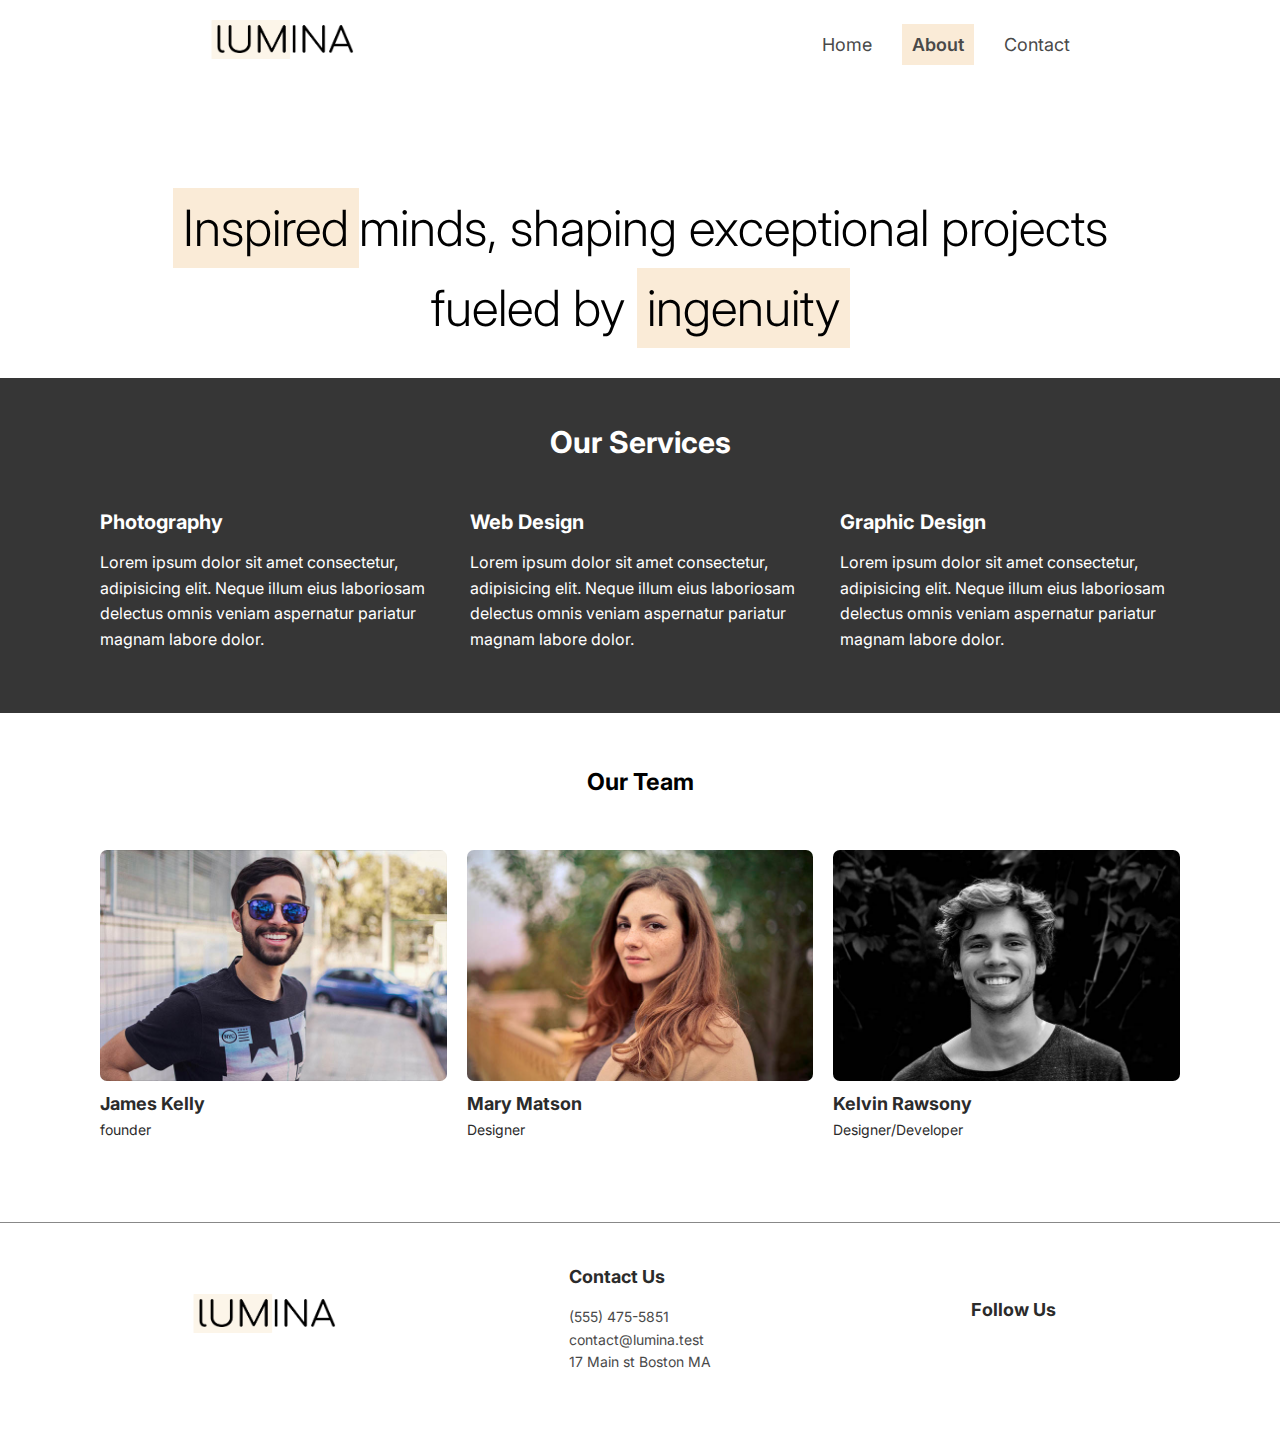
<file: about.html>
<!DOCTYPE html>
<html lang="en">
  <head>
    <meta charset="UTF-8" />
    <meta name="viewport" content="width=device-width, initial-scale=1.0" />
    <link rel="preconnect" href="https://fonts.googleapis.com" />
    <link rel="preconnect" href="https://fonts.gstatic.com" crossorigin />
    <link
      href="https://fonts.googleapis.com/css2?family=Inter:ital,opsz,wght@0,14..32,100..900;1,14..32,100..900&display=swap"
      rel="stylesheet"
    />
    <link
      rel="stylesheet"
      href="https://cdnjs.cloudflare.com/ajax/libs/font-awesome/6.6.0/css/all.min.css"
      integrity="sha512-Kc323vGBEqzTmouAECnVceyQqyqdsSiqLQISBL29aUW4U/M7pSPA/gEUZQqv1cwx4OnYxTxve5UMg5GT6L4JJg=="
      crossorigin="anonymous"
      referrerpolicy="no-referrer"
    />
    <link rel="stylesheet" href="css/style.css" />
    <link rel="icon" href="images/favicon.ico" />
    <title>Lumina About</title>
  </head>
  <body>
    <header class="header">
      <div>
        <img src="images/logo.png" alt="logo" class="logo-image" />
      </div>
      <nav>
        <ul class="nav-links">
          <li><a href="index.html">Home</a></li>
          <li><a href="about.html" class="home-current">About</a></li>
          <li><a href="contact.html">Contact</a></li>
        </ul>
      </nav>
    </header>

    <section class="hero-text">
      <div>
        <h1>
          <span class="primary-color">Inspired</span>minds, shaping exceptional
          projects fueled by <span class="primary-color">ingenuity</span>
        </h1>
      </div>
    </section>

    <section class="services">
      <h2>Our Services</h2>
      <div class="services-container">
        <div>
          <h3>Photography</h3>
          <p>
            Lorem ipsum dolor sit amet consectetur, adipisicing elit. Neque
            illum eius laboriosam delectus omnis veniam aspernatur pariatur
            magnam labore dolor.
          </p>
        </div>
        <div>
          <h3>Web Design</h3>
          <p>
            Lorem ipsum dolor sit amet consectetur, adipisicing elit. Neque
            illum eius laboriosam delectus omnis veniam aspernatur pariatur
            magnam labore dolor.
          </p>
        </div>
        <div>
          <h3>Graphic Design</h3>
          <p>
            Lorem ipsum dolor sit amet consectetur, adipisicing elit. Neque
            illum eius laboriosam delectus omnis veniam aspernatur pariatur
            magnam labore dolor.
          </p>
        </div>
      </div>
    </section>
    <section class="team-text">
      <div>
        <h3>Our Team</h3>
      </div>
    </section>

    <section class="team-members">
      <div class="team-container">
        <div>
          <img src="images/team1.jpg" alt="founder" class="img" />
          <h4>James Kelly</h4>
          <p>founder</p>
        </div>
        <div>
          <img src="images/team2.jpg" alt="desinger" class="img" />
          <h4>Mary Matson</h4>
          <p>Designer</p>
        </div>
        <div>
          <img src="images/team3.jpg" alt="desinger/developer" class="img" />
          <h4>Kelvin Rawsony</h4>
          <p>Designer/Developer</p>
        </div>
      </div>
    </section>
    <footer class="footer">
      <div class="footer-box">
        <div>
          <img src="images/logo.png" alt="logo" class="logo-image" />
        </div>
        <div class="contact-container">
          <h2>Contact Us</h2>
          <p>(555) 475-5851</p>
          <p>contact@lumina.test</p>
          <p>17 Main st Boston MA</p>
        </div>

        <div class="social-media">
          <h2>Follow Us</h2>
          <a href="#"><i class="fab fa-facebook fa-2x"></i></a>
          <a href="#"><i class="fab fa-instagram fa-2x"></i></a>
          <a href="#"><i class="fab fa-twitter fa-2x"></i></a>
          <a href="#"><i class="fab fa-pinterest fa-2x"></i></a>
        </div>
      </div>
    </footer>
  </body>
</html>
</file>
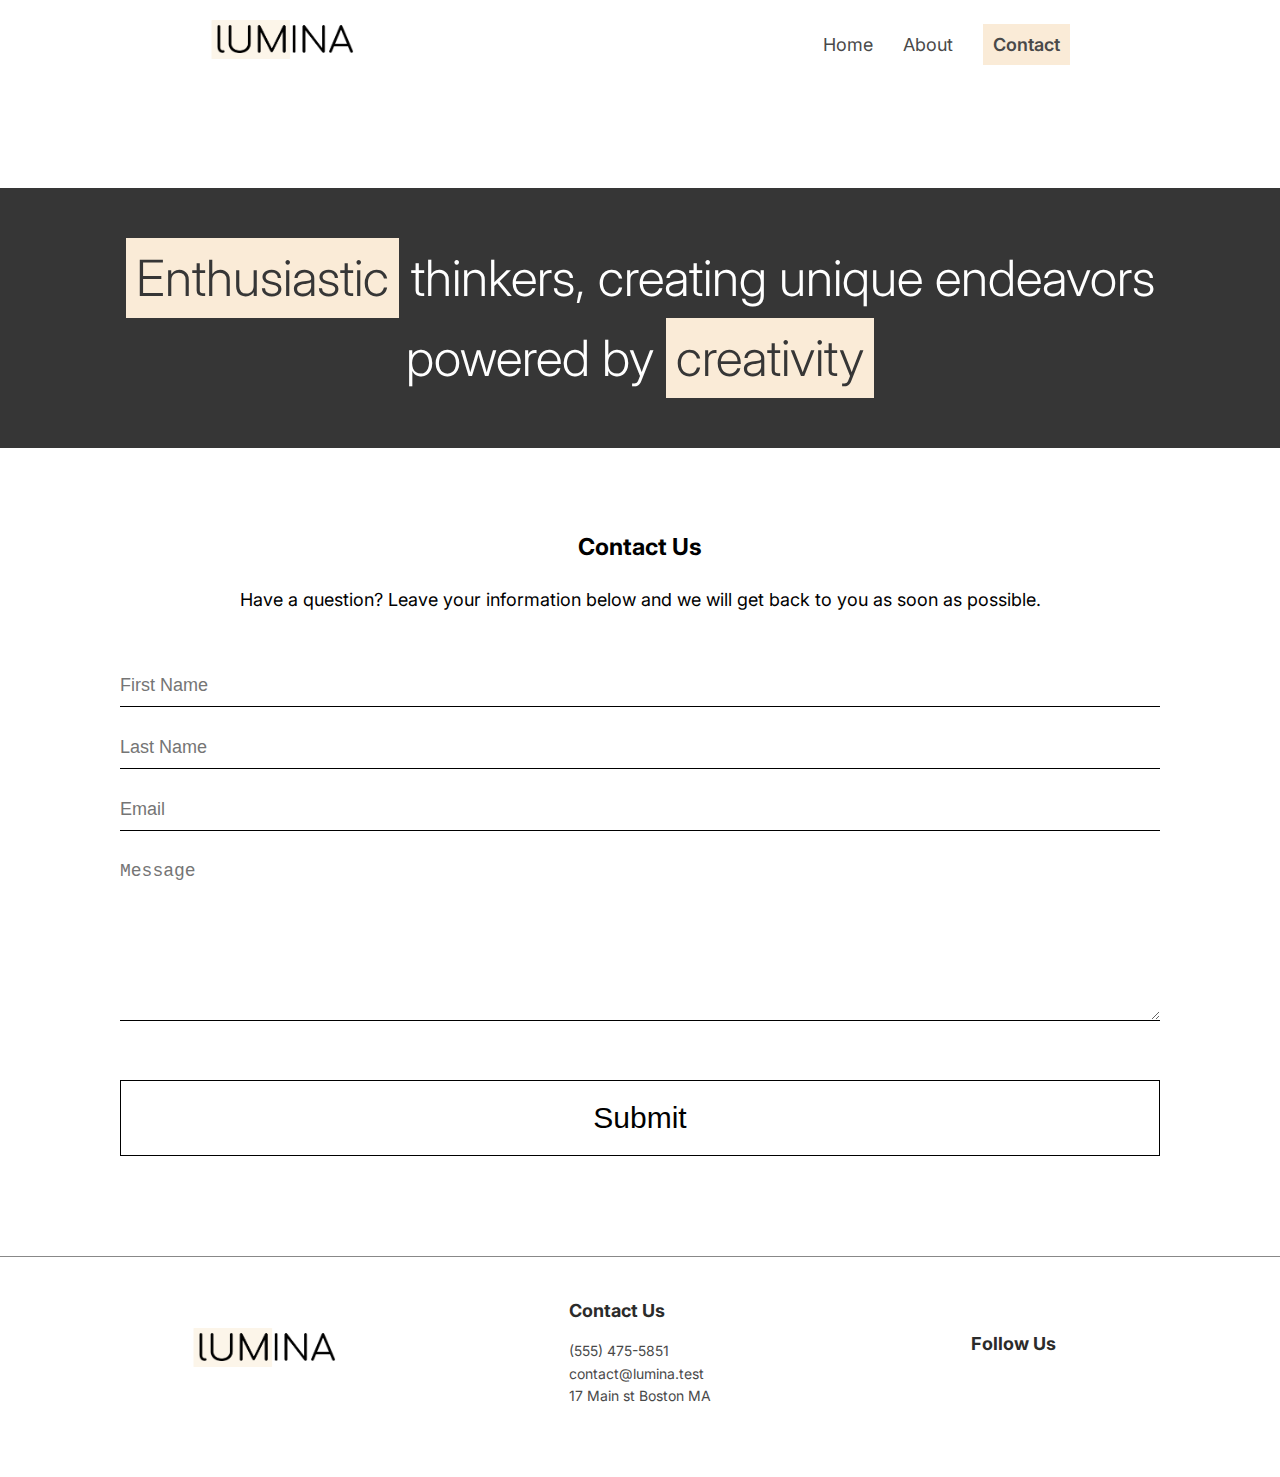
<file: contact.html>
<!DOCTYPE html>
<html lang="en">
  <head>
    <meta charset="UTF-8" />
    <meta name="viewport" content="width=device-width, initial-scale=1.0" />
    <link rel="preconnect" href="https://fonts.googleapis.com" />
    <link rel="preconnect" href="https://fonts.gstatic.com" crossorigin />
    <link
      href="https://fonts.googleapis.com/css2?family=Inter:ital,opsz,wght@0,14..32,100..900;1,14..32,100..900&display=swap"
      rel="stylesheet"
    />
    <link
      rel="stylesheet"
      href="https://cdnjs.cloudflare.com/ajax/libs/font-awesome/6.6.0/css/all.min.css"
      integrity="sha512-Kc323vGBEqzTmouAECnVceyQqyqdsSiqLQISBL29aUW4U/M7pSPA/gEUZQqv1cwx4OnYxTxve5UMg5GT6L4JJg=="
      crossorigin="anonymous"
      referrerpolicy="no-referrer"
    />
    <link rel="stylesheet" href="css/style.css" />
    <link rel="icon" href="images/favicon.ico" />
    <title>Lumina About</title>
  </head>
  <body>
    <header class="header">
      <div>
        <img src="images/logo.png" alt="logo" class="logo-image" />
      </div>
      <nav>
        <ul class="nav-links">
          <li><a href="index.html">Home</a></li>
          <li><a href="about.html">About</a></li>
          <li><a href="contact.html" class="home-current">Contact</a></li>
        </ul>
      </nav>
    </header>

    <section class="contact-bg">
      <div class="hero-text">
        <h1 class="hero-text-color">
          <span class="primary-color contact-primary">Enthusiastic</span>
          thinkers, creating unique endeavors powered by
          <span class="primary-color contact-primary">creativity</span>
        </h1>
      </div>
    </section>
    <div class="contact">
      <h3 class="contact-us">Contact Us</h3>
      <p>
        Have a question? Leave your information below and we will get back to
        you as soon as possible.
      </p>
    </div>
    <form class="form">
      <div class="form-group">
        <label for="first-name" class="visually-hidden">First Name</label>
        <input
          type="text"
          name="first-name"
          id="first-name"
          required
          placeholder="First Name"
        />
      </div>
      <div class="form-group">
        <label for="last-name" class="visually-hidden">Last Name</label>
        <input
          type="text"
          name="last-name"
          id="last-name"
          required
          placeholder="Last Name"
        />
      </div>
      <div class="form-group">
        <label for="email" class="visually-hidden">First Name</label>
        <input
          type="email"
          name="email"
          id="email"
          required
          placeholder="Email"
        />
      </div>
      <label for="message" class="visually-hidden">Message</label>
      <textarea
        name="message"
        id="message"
        required
        placeholder="Message"
      ></textarea>
      <div class="form-group">
        <button type="submit" class="btn">Submit</button>
      </div>
    </form>

    <footer class="footer">
      <div class="footer-box">
        <div>
          <img src="images/logo.png" alt="logo" class="logo-image" />
        </div>
        <div class="contact-container">
          <h2>Contact Us</h2>
          <p>(555) 475-5851</p>
          <p>contact@lumina.test</p>
          <p>17 Main st Boston MA</p>
        </div>

        <div class="social-media">
          <h2>Follow Us</h2>
          <a href="#"><i class="fab fa-facebook fa-2x"></i></a>
          <a href="#"><i class="fab fa-instagram fa-2x"></i></a>
          <a href="#"><i class="fab fa-twitter fa-2x"></i></a>
          <a href="#"><i class="fab fa-pinterest fa-2x"></i></a>
        </div>
      </div>
    </footer>
  </body>
</html>
</file>
<file: css/style.css>
* {
  margin: 0;
  padding: 0;
  box-sizing: border-box;
}

html {
  scroll-behavior: smooth;
  font-size: 62.5%;
}

body {
  line-height: 1.6;
  font-size: 20px;
  font-family: "inter";
}

:root {
  --container-large: 114rem;
  --container-medium: 110rem;
  --container-small: 90rem;
  --primary-color: antiquewhite;
}

a:link,
a:visited {
  text-decoration: none;
  color: rgb(73, 73, 73);
  font-size: 1.8rem;
}

li {
  list-style: none;
}

img {
  width: 100%;
}

.logo-image {
  width: 15rem;
}

.header {
  display: flex;
  justify-content: space-between;
  align-items: center;
  max-width: var(--container-small);
  margin: 0 auto;
  padding: 2rem 2rem;
}

.nav-links {
  display: flex;
  gap: 3rem;
}

@media (max-width: 768px) {
  .header {
    flex-direction: column;
  }
  section.hero-text h1 {
    font-size: 3.5rem;
  }

  section.hero-text {
    margin-top: 30px;
  }
  div.gallery-container {
    grid-template-columns: 1fr 1fr;
  }
  .last-img {
    grid-column: 1 / span 2;
  }

  .footer .footer-box {
    grid-template-columns: 1fr;
    text-align: center;
  }

  .team-members .team-container,
  .services .services-container {
    grid-template-columns: 1fr;
  }

  .contact-bg h1 {
    line-height: 1.4;
  }

  .hero-text .hero-text-color {
    font-size: 3rem;
    line-height: 1.7;
  }
}

.contact {
  padding: 3rem;
}

.contact-us {
  padding: 2rem;
  text-align: center;
}

.home-current {
  background-color: var(--primary-color);
  padding: 1rem;
  font-weight: 600;
}

.primary-color {
  background-color: var(--primary-color);
  padding: 1rem;
}

.hero-text {
  max-width: var(--container-medium);
  margin: 10rem auto 3rem;
  text-align: center;
  padding: 0 2rem;
}

.hero-text-color {
  color: black;
}

.contact {
  text-align: center;
  margin-bottom: 1rem;
}

.contact p {
  font-size: 1.8rem;
}
.contact-bg {
  background-color: rgb(54, 54, 54);
}

.contact-bg div {
  padding: 5rem 3rem;
}

.hero-text-color {
  color: white;
}

.contact-primary {
  color: rgb(54, 54, 54);
}

.hero-text h1 {
  font-size: 5rem;
  font-weight: 300;
}

.gallery-container,
.footer-box {
  display: grid;
  grid-template-columns: 1fr 1fr 1fr;
  gap: 2rem;
  max-width: var(--container-large);
  margin: 0 auto 7rem;
  padding: 0 2rem;
}

.gallery-container img {
  width: 100%;

  border-radius: 10px;
}

.gallery-container div:hover {
  opacity: 0.8;
}

.footer {
  border-top: 1px solid rgb(136, 136, 136);
  padding: 4rem 4rem 0;
}
.footer-box {
  justify-items: center;
  align-items: center;
}
.footer-box h2 {
  font-size: 1.8rem;
  margin-bottom: 1.5rem;
  color: rgb(43, 43, 43);
}
.footer-box p {
  font-size: 1.4rem;
  color: rgb(73, 73, 73);
}

/* SERVICES */

.services {
  background-color: rgb(54, 54, 54);
}

.services h2 {
  text-align: center;
  color: white;
  padding: 4rem;
}

.services-container {
  max-width: var(--container-large);
  margin: 0 auto;
  padding: 0 3rem 6rem;
  display: grid;
  grid-template-columns: 1fr 1fr 1fr;
  gap: 3rem;
  color: white;
}

.services-container h3 {
  margin-bottom: 1.2rem;
  font-size: 2rem;
}

.services-container p {
  font-size: 1.6rem;
}

.team-text {
  text-align: center;
  margin: 5rem;
  /* padding: 2rem; */
}

.team-container {
  max-width: var(--container-large);
  margin: 0 auto 8rem;
  display: grid;
  grid-template-columns: 1fr 1fr 1fr;
  padding: 0 3rem 0;
  gap: 2rem;
}

.team-container .img {
  width: 100%;
  border-radius: 7px;
}

.team-container h4 {
  font-size: 1.8rem;
  color: rgb(43, 43, 43);
}

.team-container p {
  font-size: 1.4rem;
  color: rgb(43, 43, 43);
}

/* FORM */
.form {
  max-width: var(--container-medium);
  margin: 0 auto 9rem;
  padding: 0 3rem;
}

.form input,
textarea {
  width: 100%;
  padding: 2rem 0 1rem;
  font-size: 1.8rem;
  margin-bottom: 1rem;
  color: rgb(73, 73, 73);
  border: none;
  border-bottom: 1px black solid;
  font-weight: 400;
}

.form textarea {
  height: 18rem;
}
.form input:focus,
textarea:focus {
  outline: none;
}

.form button {
  width: 100%;
  padding: 2rem 0;
  font-size: 1.8rem;
  margin-bottom: 1rem;
  border: none;
  border: 1px solid black;
  background-color: white;
  margin-top: 4rem;
}

.visually-hidden {
  clip: rect(0 0 0 0);
  clip-path: inset(50%);
  height: 1px;
  overflow: hidden;
  position: absolute;
  white-space: nowrap;
  width: 1px;
}

.form-group .btn {
  font-size: 3rem;
  cursor: pointer;
}

.form-group .btn:hover {
  color: white;
  background-color: black;
}
</file>
